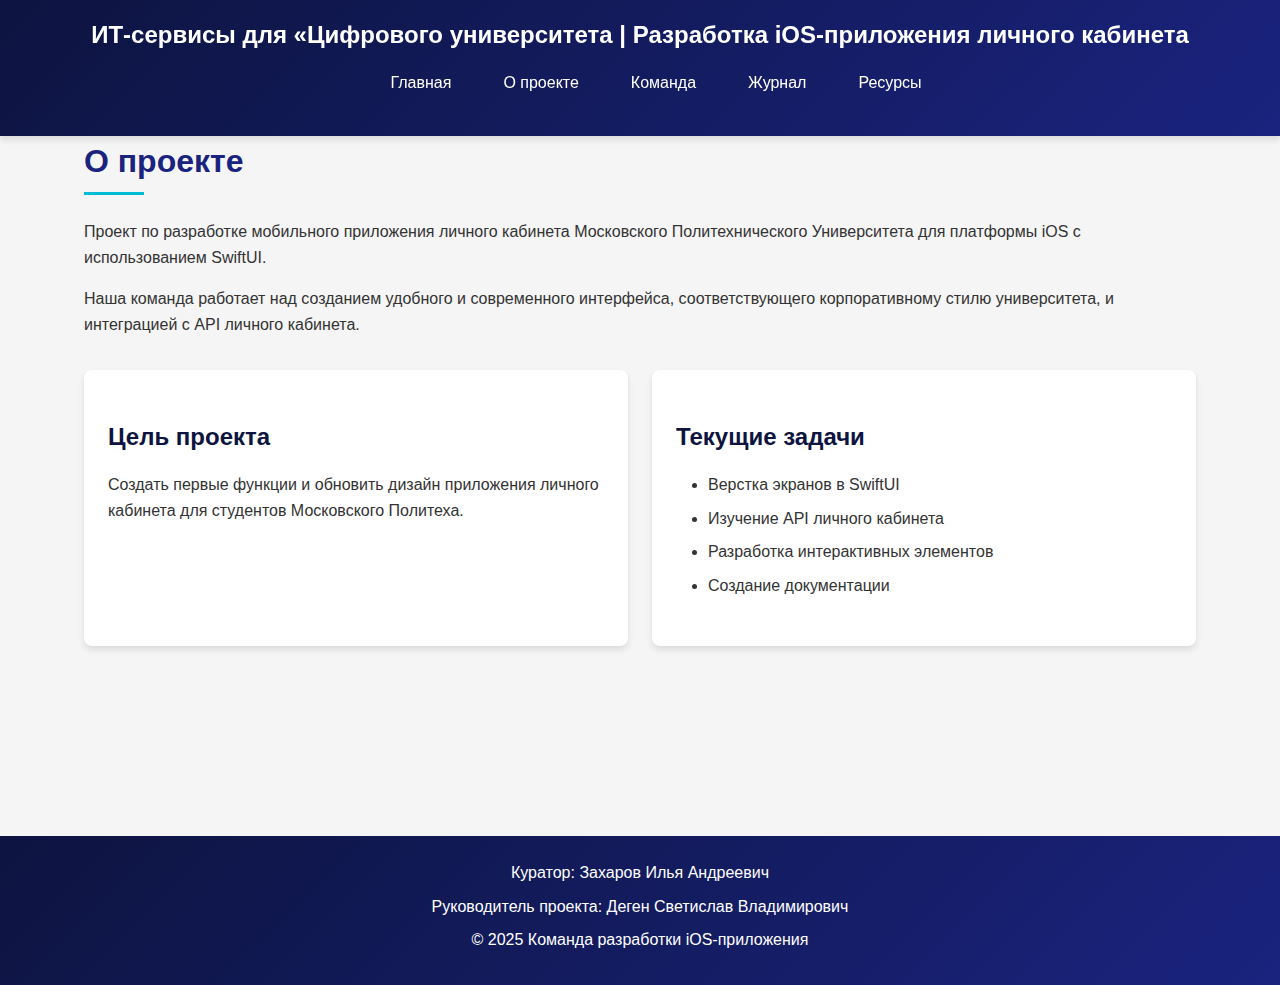
<file: site/index.html>
<!DOCTYPE html>
<html lang="ru">
<head>
    <meta charset="UTF-8">
    <meta name="viewport" content="width=device-width, initial-scale=1.0">
    <title>Разработка iOS-приложения Мосполитеха</title>
    <link rel="stylesheet" href="css/style.css">
</head>
<body>
    <header>
        <div class="container">
            <h1>ИТ-сервисы для «Цифрового университета | Разработка iOS-приложения личного кабинета</h1>
            <nav>
                <ul>
                    <li><a href="index.html">Главная</a></li>
                    <li><a href="about.html">О проекте</a></li>
                    <li><a href="team.html">Команда</a></li>
                    <li><a href="journal.html">Журнал</a></li>
                    <li><a href="resources.html">Ресурсы</a></li>
                </ul>
            </nav>
        </div>
    </header>

    <main class="container">
        <section class="intro">
            <h2>О проекте</h2>
            <p>Проект по разработке мобильного приложения личного кабинета Московского Политехнического Университета для платформы iOS с использованием SwiftUI.</p>
            <p>Наша команда работает над созданием удобного и современного интерфейса, соответствующего корпоративному стилю университета, и интеграцией с API личного кабинета.</p>
        </section>

        <section class="highlights">
            <div class="highlight-card">
                <h3>Цель проекта</h3>
                <p>Создать первые функции и обновить дизайн приложения личного кабинета для студентов Московского Политеха.</p>
            </div>
            <div class="highlight-card">
                <h3>Текущие задачи</h3>
                <ul>
                    <li>Верстка экранов в SwiftUI</li>
                    <li>Изучение API личного кабинета</li>
                    <li>Разработка интерактивных элементов</li>
                    <li>Создание документации</li>
                </ul>
            </div>
        </section>
    </main>

    <footer>
        <div class="container">
            <p>Куратор: Захаров Илья Андреевич</p>
            <p>Руководитель проекта: Деген Светислав Владимирович</p>
            <p>&copy; 2025 Команда разработки iOS-приложения</p>
        </div>
    </footer>
</body>
</html>
</file>
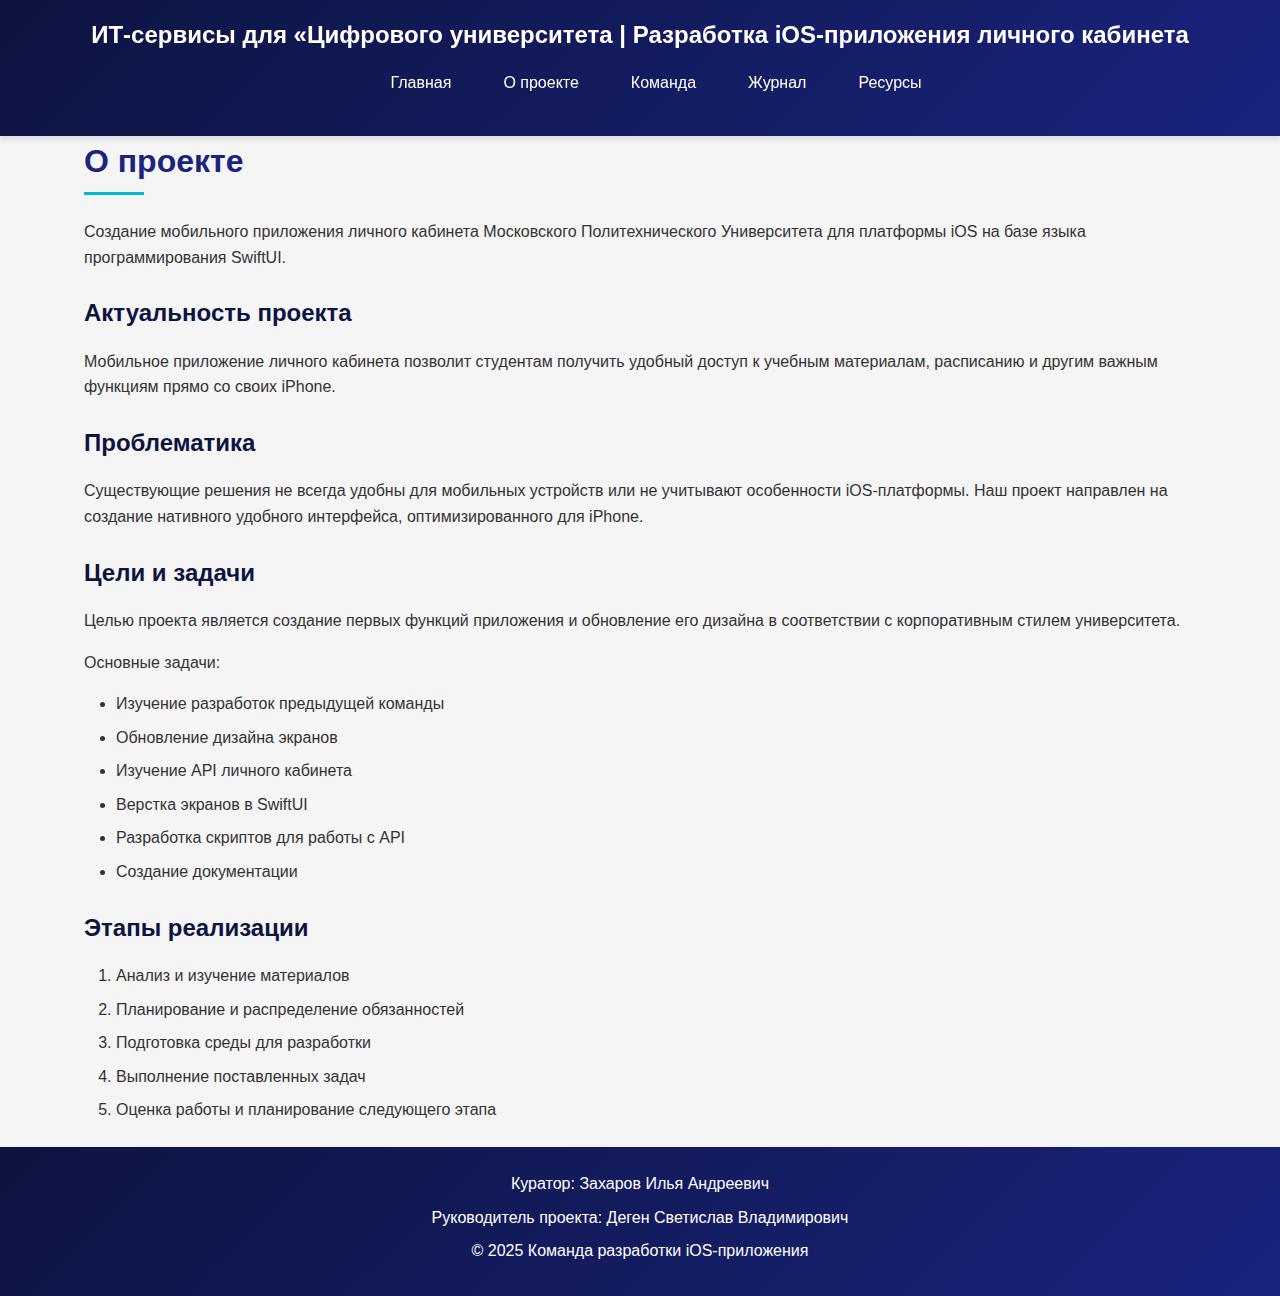
<file: site/about.html>
<!DOCTYPE html>
<html lang="ru">
<head>
    <meta charset="UTF-8">
    <meta name="viewport" content="width=device-width, initial-scale=1.0">
    <title>О проекте | Разработка iOS-приложения</title>
    <link rel="stylesheet" href="css/style.css">
</head>
<body>
    <header>
        <div class="container">
            <h1>ИТ-сервисы для «Цифрового университета | Разработка iOS-приложения личного кабинета</h1>
            <nav>
                <ul>
                    <li><a href="index.html">Главная</a></li>
                    <li><a href="about.html">О проекте</a></li>
                    <li><a href="team.html">Команда</a></li>
                    <li><a href="journal.html">Журнал</a></li>
                    <li><a href="resources.html">Ресурсы</a></li>
                </ul>
            </nav>
        </div>
    </header>

    <main class="container">
        <section>
            <h2>О проекте</h2>
            <p>Создание мобильного приложения личного кабинета Московского Политехнического Университета для платформы iOS на базе языка программирования SwiftUI.</p>
            
            <h3>Актуальность проекта</h3>
            <p>Мобильное приложение личного кабинета позволит студентам получить удобный доступ к учебным материалам, расписанию и другим важным функциям прямо со своих iPhone.</p>
            
            <h3>Проблематика</h3>
            <p>Существующие решения не всегда удобны для мобильных устройств или не учитывают особенности iOS-платформы. Наш проект направлен на создание нативного удобного интерфейса, оптимизированного для iPhone.</p>
            
            <h3>Цели и задачи</h3>
            <p>Целью проекта является создание первых функций приложения и обновление его дизайна в соответствии с корпоративным стилем университета.</p>
            <p>Основные задачи:</p>
            <ul>
                <li>Изучение разработок предыдущей команды</li>
                <li>Обновление дизайна экранов</li>
                <li>Изучение API личного кабинета</li>
                <li>Верстка экранов в SwiftUI</li>
                <li>Разработка скриптов для работы с API</li>
                <li>Создание документации</li>
            </ul>

            <h3>Этапы реализации</h3>
            <ol>
                <li>Анализ и изучение материалов</li>
                <li>Планирование и распределение обязанностей</li>
                <li>Подготовка среды для разработки</li>
                <li>Выполнение поставленных задач</li>
                <li>Оценка работы и планирование следующего этапа</li>
            </ol>
        </section>
    </main>

    <footer>
        <div class="container">
            <p>Куратор: Захаров Илья Андреевич </p>
            <p>Руководитель проекта: Деген Светислав Владимирович</p>
            <p>&copy; 2025 Команда разработки iOS-приложения</p>
        </div>
    </footer>
</body>
</html>
</file>
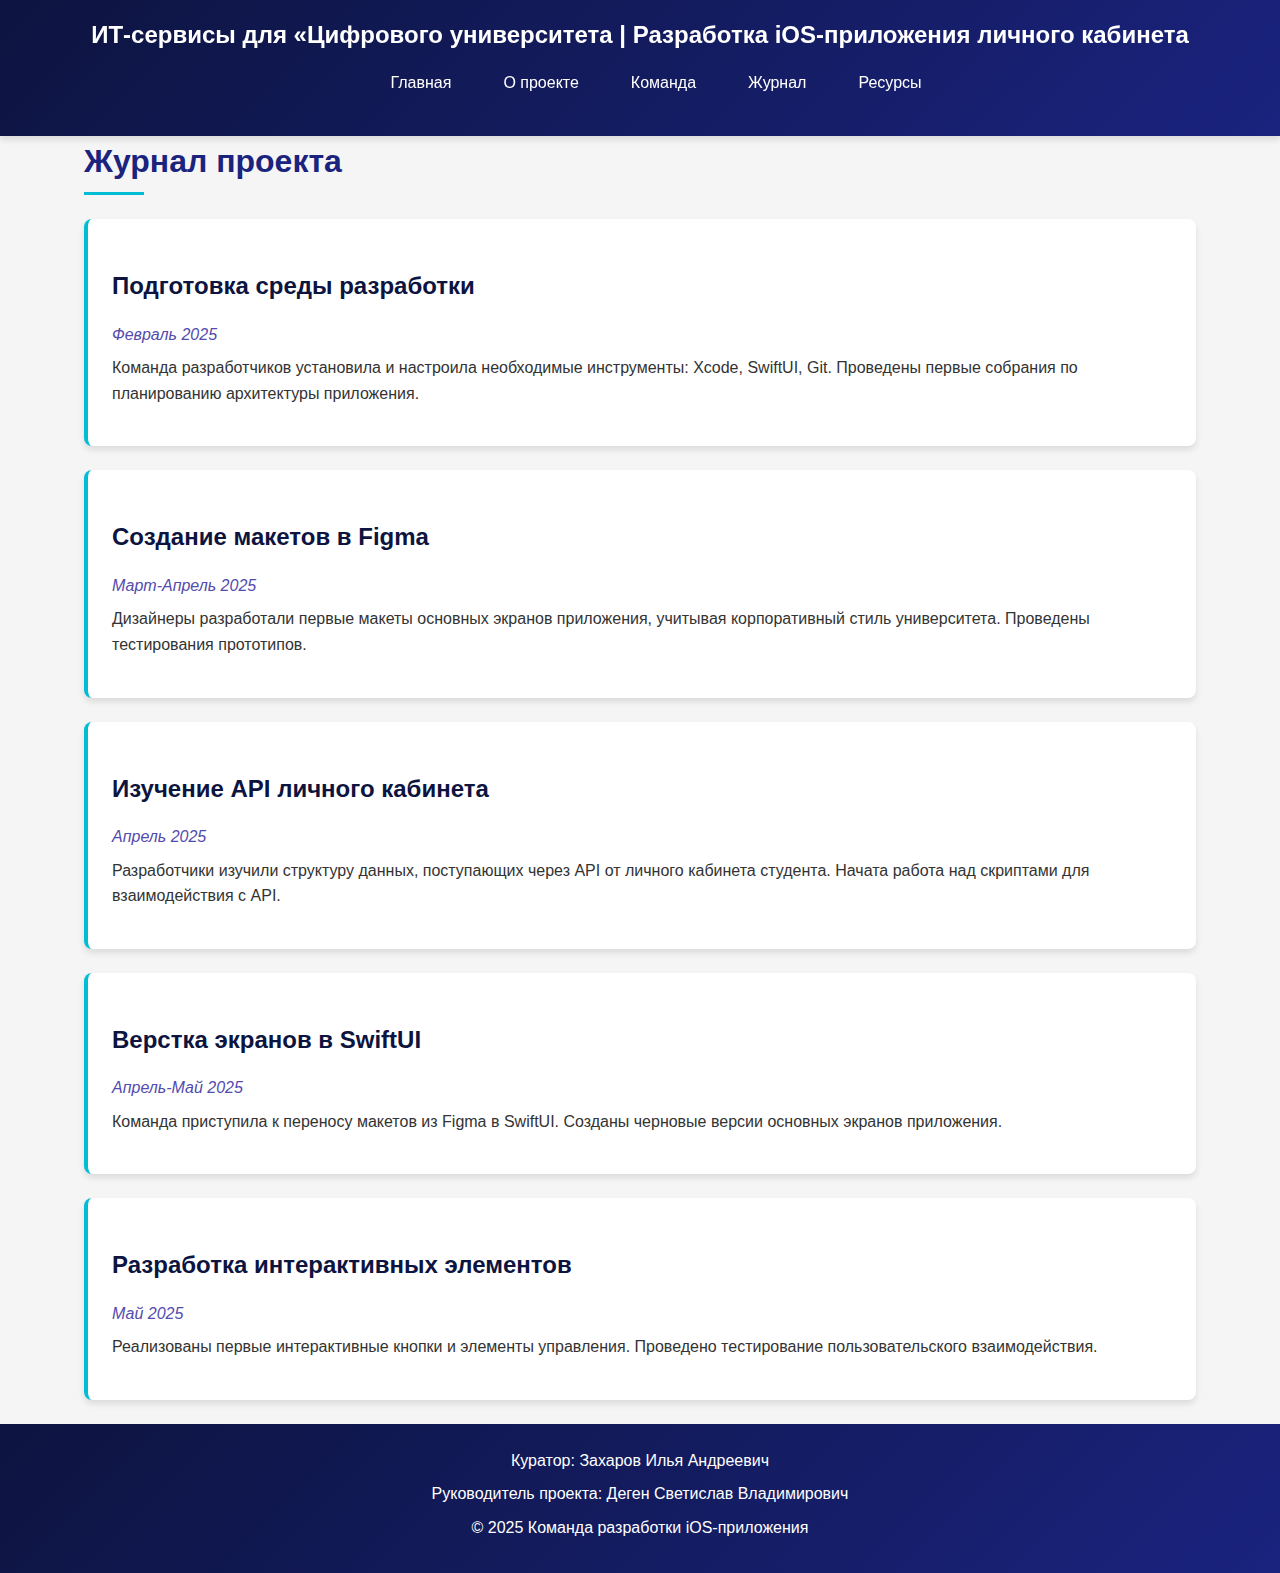
<file: site/journal.html>
<!DOCTYPE html>
<html lang="ru">
<head>
    <meta charset="UTF-8">
    <meta name="viewport" content="width=device-width, initial-scale=1.0">
    <title>Журнал | Разработка iOS-приложения</title>
    <link rel="stylesheet" href="css/style.css">
</head>
<body>
    <header>
        <div class="container">
            <h1>ИТ-сервисы для «Цифрового университета | Разработка iOS-приложения личного кабинета</h1>
            <nav>
                <ul>
                    <li><a href="index.html">Главная</a></li>
                    <li><a href="about.html">О проекте</a></li>
                    <li><a href="team.html">Команда</a></li>
                    <li><a href="journal.html">Журнал</a></li>
                    <li><a href="resources.html">Ресурсы</a></li>
                </ul>
            </nav>
        </div>
    </header>

    <main class="container">
        <section>
            <h2>Журнал проекта</h2>
            
            <article class="journal-entry">
                <h3>Подготовка среды разработки</h3>
                <p class="date">Февраль 2025</p>
                <p>Команда разработчиков установила и настроила необходимые инструменты: Xcode, SwiftUI, Git. Проведены первые собрания по планированию архитектуры приложения.</p>
            </article>
            
            <article class="journal-entry">
                <h3>Создание макетов в Figma</h3>
                <p class="date">Март-Апрель 2025</p>
                <p>Дизайнеры разработали первые макеты основных экранов приложения, учитывая корпоративный стиль университета. Проведены тестирования прототипов.</p>
            </article>
            
            <article class="journal-entry">
                <h3>Изучение API личного кабинета</h3>
                <p class="date">Апрель 2025</p>
                <p>Разработчики изучили структуру данных, поступающих через API от личного кабинета студента. Начата работа над скриптами для взаимодействия с API.</p>
            </article>
            
            <article class="journal-entry">
                <h3>Верстка экранов в SwiftUI</h3>
                <p class="date">Апрель-Май 2025</p>
                <p>Команда приступила к переносу макетов из Figma в SwiftUI. Созданы черновые версии основных экранов приложения.</p>
            </article>
            
            <article class="journal-entry">
                <h3>Разработка интерактивных элементов</h3>
                <p class="date">Май 2025</p>
                <p>Реализованы первые интерактивные кнопки и элементы управления. Проведено тестирование пользовательского взаимодействия.</p>
            </article>
        </section>
    </main>

    <footer>
        <div class="container">
            <p>Куратор: Захаров Илья Андреевич</p>
            <p>Руководитель проекта: Деген Светислав Владимирович</p>
            <p>&copy; 2025 Команда разработки iOS-приложения</p>
        </div>
    </footer>
</body>
</html>
</file>
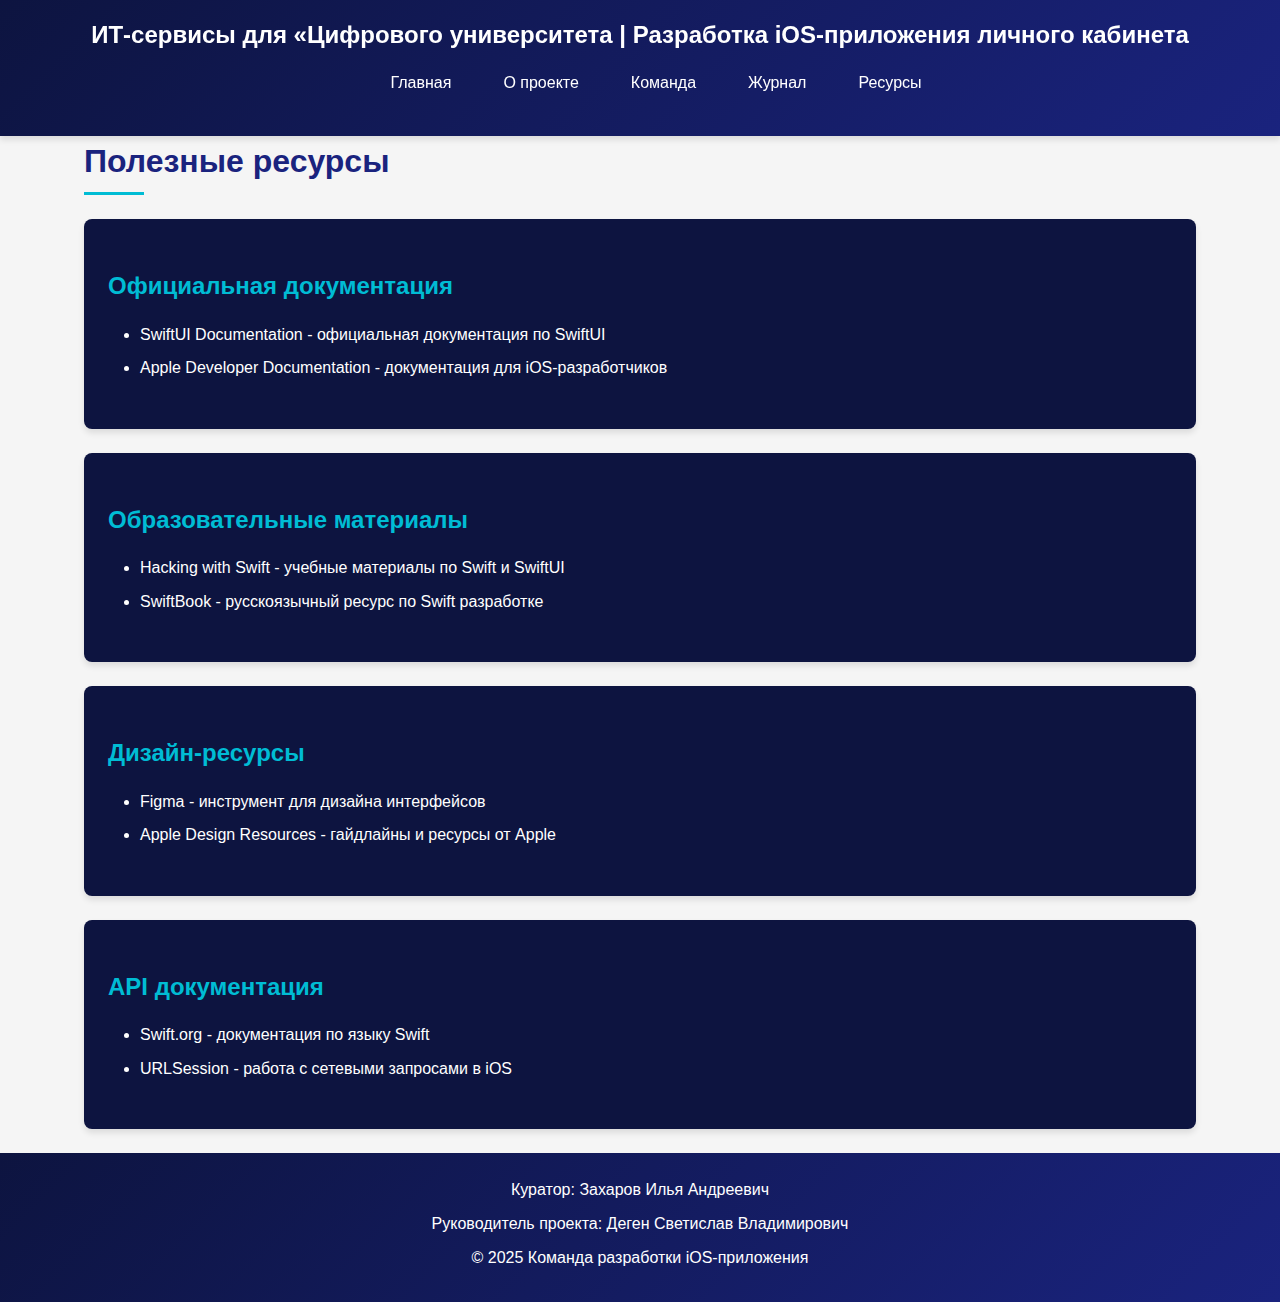
<file: site/resources.html>
<!DOCTYPE html>
<html lang="ru">
<head>
    <meta charset="UTF-8">
    <meta name="viewport" content="width=device-width, initial-scale=1.0">
    <title>Ресурсы | Разработка iOS-приложения</title>
    <link rel="stylesheet" href="css/style.css">
</head>
<body>
    <header>
        <div class="container">
            <h1>ИТ-сервисы для «Цифрового университета | Разработка iOS-приложения личного кабинета</h1>
            <nav>
                <ul>
                    <li><a href="index.html">Главная</a></li>
                    <li><a href="about.html">О проекте</a></li>
                    <li><a href="team.html">Команда</a></li>
                    <li><a href="journal.html">Журнал</a></li>
                    <li><a href="resources.html">Ресурсы</a></li>
                </ul>
            </nav>
        </div>
    </header>

    <main class="container">
        <section>
            <h2>Полезные ресурсы</h2>
            
            <div class="resource-category">
                <h3>Официальная документация</h3>
                <ul>
                    <li><a href="https://developer.apple.com/documentation/swiftui/" target="_blank">SwiftUI Documentation</a> - официальная документация по SwiftUI</li>
                    <li><a href="https://developer.apple.com/documentation/" target="_blank">Apple Developer Documentation</a> - документация для iOS-разработчиков</li>
                </ul>
            </div>
            
            <div class="resource-category">
                <h3>Образовательные материалы</h3>
                <ul>
                    <li><a href="https://www.hackingwithswift.com/" target="_blank">Hacking with Swift</a> - учебные материалы по Swift и SwiftUI</li>
                    <li><a href="https://swiftbook.ru/" target="_blank">SwiftBook</a> - русскоязычный ресурс по Swift разработке</li>
                </ul>
            </div>
            
            <div class="resource-category">
                <h3>Дизайн-ресурсы</h3>
                <ul>
                    <li><a href="https://www.figma.com/" target="_blank">Figma</a> - инструмент для дизайна интерфейсов</li>
                    <li><a href="https://developer.apple.com/design/" target="_blank">Apple Design Resources</a> - гайдлайны и ресурсы от Apple</li>
                </ul>
            </div>
            
            <div class="resource-category">
                <h3>API документация</h3>
                <ul>
                    <li><a href="https://swift.org/" target="_blank">Swift.org</a> - документация по языку Swift</li>
                    <li><a href="https://developer.apple.com/documentation/foundation/urlsession" target="_blank">URLSession</a> - работа с сетевыми запросами в iOS</li>
                </ul>
            </div>
        </section>
    </main>

    <footer>
        <div class="container">
            <p>Куратор: Захаров Илья Андреевич </p>
            <p>Руководитель проекта: Деген Светислав Владимирович</p>
            <p>&copy; 2025 Команда разработки iOS-приложения</p>
        </div>
    </footer>
</body>
</html>
</file>
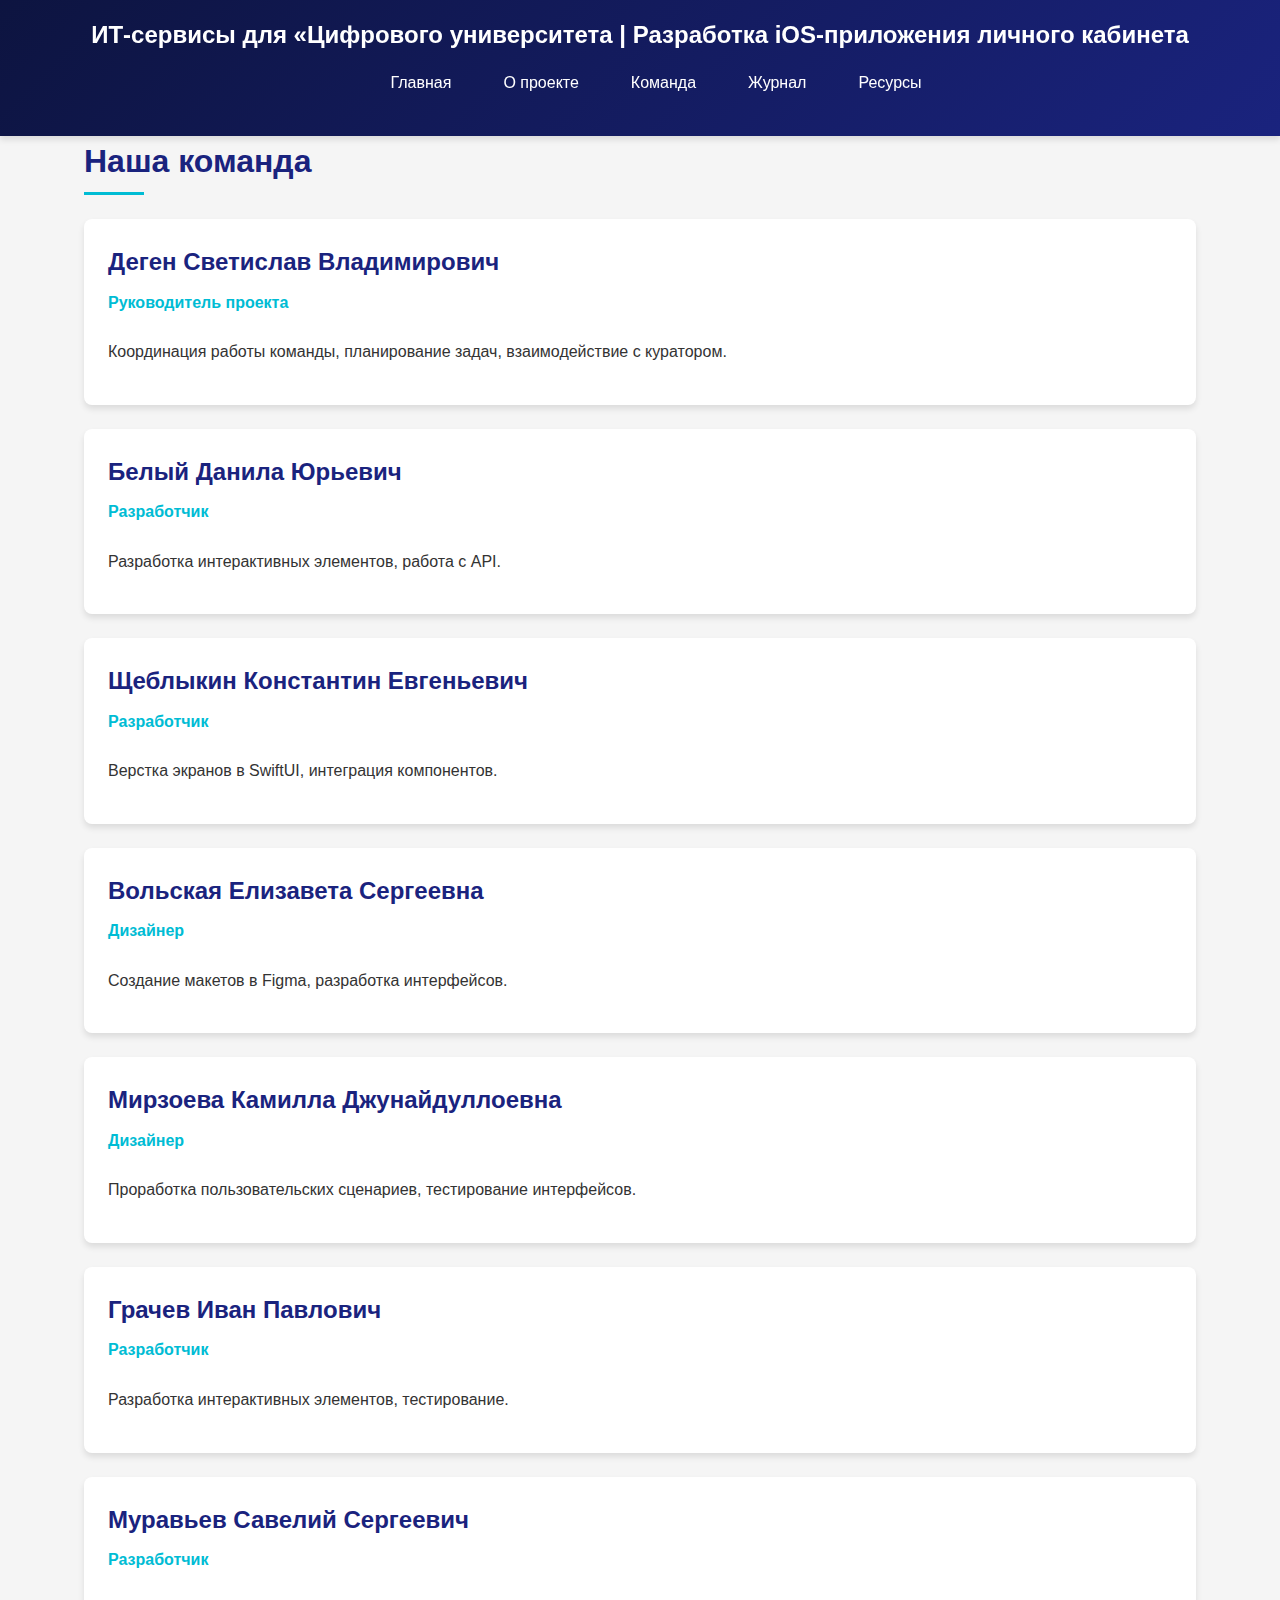
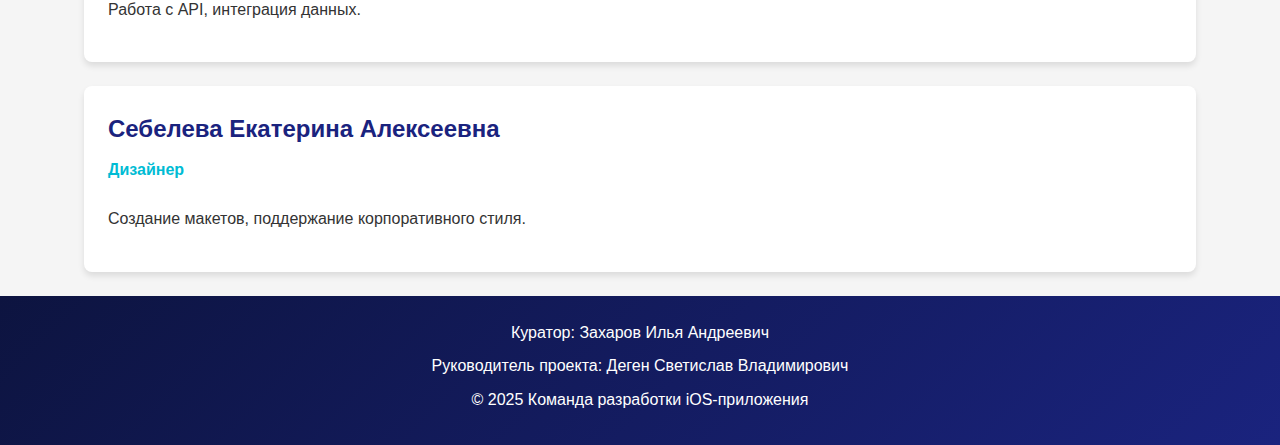
<file: site/team.html>
<!DOCTYPE html>
<html lang="ru">
<head>
    <meta charset="UTF-8">
    <meta name="viewport" content="width=device-width, initial-scale=1.0">
    <title>Команда | Разработка iOS-приложения</title>
    <link rel="stylesheet" href="css/style.css">
</head>
<body>
    <header>
        <div class="container">
            <h1>ИТ-сервисы для «Цифрового университета | Разработка iOS-приложения личного кабинета</h1>
            <nav>
                <ul>
                    <li><a href="index.html">Главная</a></li>
                    <li><a href="about.html">О проекте</a></li>
                    <li><a href="team.html">Команда</a></li>
                    <li><a href="journal.html">Журнал</a></li>
                    <li><a href="resources.html">Ресурсы</a></li>
                </ul>
            </nav>
        </div>
    </header>

    <main class="container">
        <section>
            <h2>Наша команда</h2>
            
            <div class="team-member">
                <h3>Деген Светислав Владимирович</h3>
                <p class="role">Руководитель проекта</p>
                <p>Координация работы команды, планирование задач, взаимодействие с куратором.</p>
            </div>
            
            <div class="team-member">
                <h3>Белый Данила Юрьевич</h3>
                <p class="role">Разработчик</p>
                <p>Разработка интерактивных элементов, работа с API.</p>
            </div>
            
            <div class="team-member">
                <h3>Щеблыкин Константин Евгеньевич</h3>
                <p class="role">Разработчик</p>
                <p>Верстка экранов в SwiftUI, интеграция компонентов.</p>
            </div>
            
            <div class="team-member">
                <h3>Вольская Елизавета Сергеевна</h3>
                <p class="role">Дизайнер</p>
                <p>Создание макетов в Figma, разработка интерфейсов.</p>
            </div>
            
            <div class="team-member">
                <h3>Мирзоева Камилла Джунайдуллоевна</h3>
                <p class="role">Дизайнер</p>
                <p>Проработка пользовательских сценариев, тестирование интерфейсов.</p>
            </div>
            
            <div class="team-member">
                <h3>Грачев Иван Павлович</h3>
                <p class="role">Разработчик</p>
                <p>Разработка интерактивных элементов, тестирование.</p>
            </div>
            
            <div class="team-member">
                <h3>Муравьев Савелий Сергеевич</h3>
                <p class="role">Разработчик</p>
                <p>Работа с API, интеграция данных.</p>
            </div>
            
            <div class="team-member">
                <h3>Себелева Екатерина Алексеевна</h3>
                <p class="role">Дизайнер</p>
                <p>Создание макетов, поддержание корпоративного стиля.</p>
            </div>
        </section>
    </main>

    <footer>
        <div class="container">
            <p>Куратор: Захаров Илья Андреевич</p>
            <p>Руководитель проекта: Деген Светислав Владимирович</p>
            <p>&copy; 2025 Команда разработки iOS-приложения</p>
        </div>
    </footer>
</body>
</html>
</file>
<file: site/css/style.css>
/* Общие стили */
:root {
    --primary-color: #1a237e;
    --primary-dark: #0d1440;
    --primary-light: #534bae;
    --secondary-color: #00bcd4;
    --text-light: #ffffff;
    --text-dark: #333333;
    --bg-light: #f5f5f5;
    --shadow: 0 4px 6px rgba(0, 0, 0, 0.1);
    --transition: all 0.3s ease;
}

* {
    margin: 0;
    padding: 0;
    box-sizing: border-box;
}

body {
    font-family: 'Segoe UI', Tahoma, Geneva, Verdana, sans-serif;
    line-height: 1.6;
    color: var(--text-dark);
    background-color: var(--bg-light);
}

.container {
    width: 90%;
    max-width: 1200px;
    margin: 0 auto;
    padding: 0 20px;
}

/* Шапка */
header {
    background: linear-gradient(135deg, var(--primary-dark), var(--primary-color));
    color: var(--text-light);
    padding: 1rem 0;
    box-shadow: var(--shadow);
    position: sticky;
    top: 0;
    z-index: 100;
}

header h1 {
    font-size: 1.5rem;
    margin-bottom: 1rem;
    text-align: center;
}

nav ul {
    display: flex;
    justify-content: center;
    list-style: none;
    flex-wrap: wrap;
}

nav ul li {
    margin: 0 10px;
}

nav ul li a {
    color: var(--text-light);
    text-decoration: none;
    padding: 0.5rem 1rem;
    border-radius: 4px;
    transition: var(--transition);
    font-weight: 500;
}

nav ul li a:hover {
    background-color: rgba(255, 255, 255, 0.2);
}

nav ul li a.active {
    background-color: var(--secondary-color);
    color: var(--text-light);
}

/* Основное содержимое */
main {
    padding: 2rem 0;
    min-height: calc(100vh - 200px);
}

h2 {
    color: var(--primary-color);
    margin-bottom: 1.5rem;
    font-size: 2rem;
    position: relative;
    padding-bottom: 0.5rem;
}

h2::after {
    content: '';
    position: absolute;
    bottom: 0;
    left: 0;
    width: 60px;
    height: 3px;
    background-color: var(--secondary-color);
}

h3 {
    color: var(--primary-dark);
    margin: 1.5rem 0 1rem;
    font-size: 1.5rem;
}

p {
    margin-bottom: 1rem;
}

ul, ol {
    margin-bottom: 1.5rem;
    padding-left: 2rem;
}

li {
    margin-bottom: 0.5rem;
}

/* Карточки */
.highlight-card, .journal-entry, .team-member, .resource-category {
    background-color: white;
    border-radius: 8px;
    padding: 1.5rem;
    margin-bottom: 1.5rem;
    box-shadow: var(--shadow);
    transition: var(--transition);
}

.highlight-card:hover, .journal-entry:hover, .team-member:hover, .resource-category:hover {
    transform: translateY(-5px);
    box-shadow: 0 10px 20px rgba(0, 0, 0, 0.1);
}

.highlights {
    display: grid;
    grid-template-columns: repeat(auto-fit, minmax(300px, 1fr));
    gap: 1.5rem;
    margin: 2rem 0;
}

/* Журнал */
.journal-entry {
    border-left: 4px solid var(--secondary-color);
}

.date {
    color: var(--primary-light);
    font-style: italic;
    margin-bottom: 0.5rem;
}

/* Команда */
.team-member {
    display: grid;
    grid-template-columns: 1fr;
    gap: 0.5rem;
}

.team-member h3 {
    color: var(--primary-color);
    margin: 0;
}

.role {
    color: var(--secondary-color);
    font-weight: bold;
}

/* Ресурсы */
.resource-category {
    background-color: var(--primary-dark);
    color: var(--text-light);
}

.resource-category h3 {
    color: var(--secondary-color);
}

.resource-category a {
    color: var(--text-light);
    text-decoration: none;
    transition: var(--transition);
}

.resource-category a:hover {
    color: var(--secondary-color);
    text-decoration: underline;
}

/* Подвал */
footer {
    background: linear-gradient(135deg, var(--primary-dark), var(--primary-color));
    color: var(--text-light);
    padding: 1.5rem 0;
    text-align: center;
}

footer p {
    margin-bottom: 0.5rem;
}

/* Кнопки */
.btn {
    display: inline-block;
    background-color: var(--secondary-color);
    color: var(--text-light);
    padding: 0.7rem 1.5rem;
    border-radius: 4px;
    text-decoration: none;
    font-weight: bold;
    transition: var(--transition);
    border: none;
    cursor: pointer;
}

.btn:hover {
    background-color: var(--primary-light);
    transform: translateY(-2px);
}

/* Адаптивность */
@media (max-width: 768px) {
    header h1 {
        font-size: 1.3rem;
    }
    
    nav ul {
        flex-direction: column;
        align-items: center;
    }
    
    nav ul li {
        margin: 5px 0;
    }
    
    .highlights {
        grid-template-columns: 1fr;
    }
}

/* Анимации */
@keyframes fadeIn {
    from { opacity: 0; transform: translateY(20px); }
    to { opacity: 1; transform: translateY(0); }
}

main section {
    animation: fadeIn 0.5s ease-out forwards;
}
</file>
